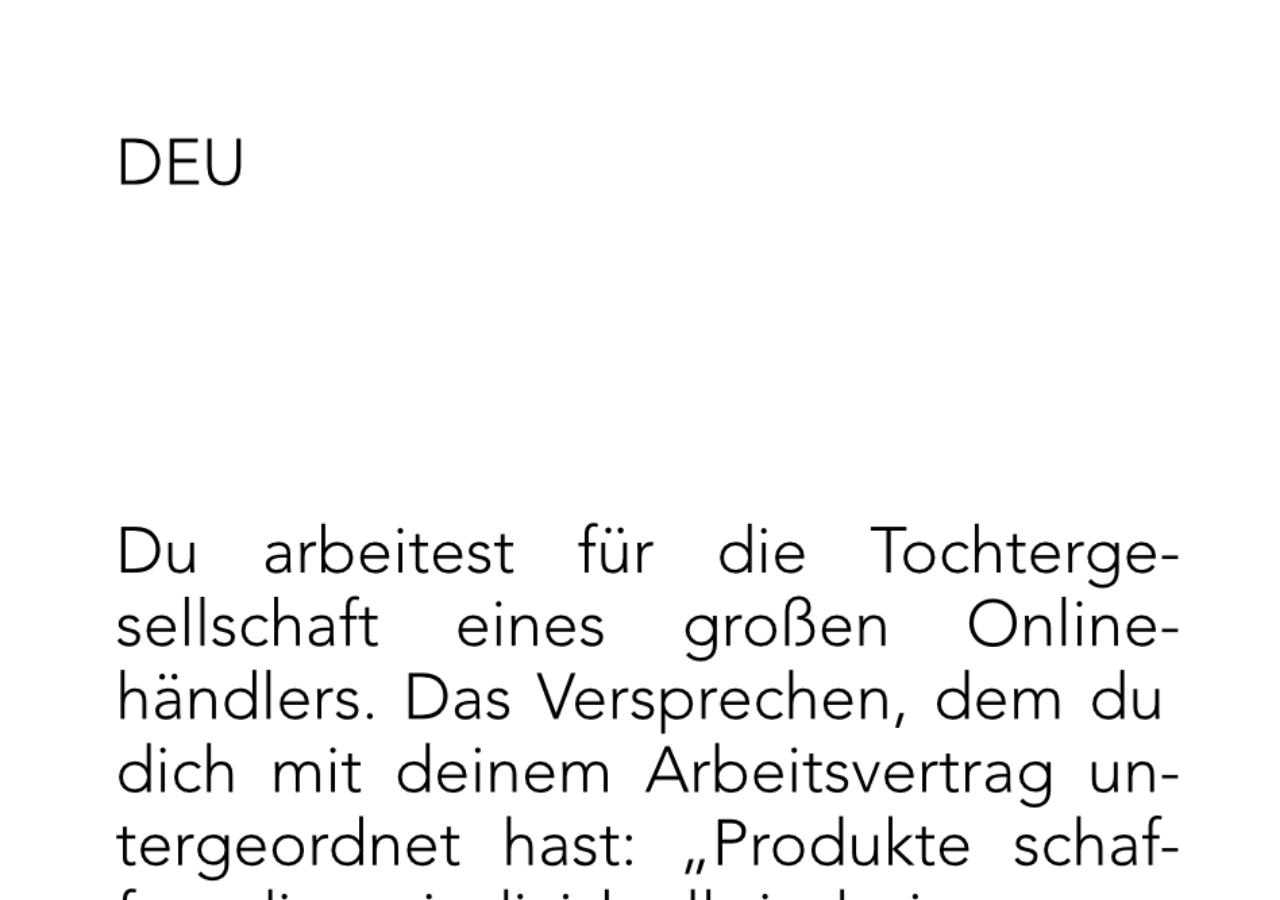
<file: Bueste_html/index.html>
<!DOCTYPE html>
<html lang="en">
  <head>
    <meta charset="UTF-8" />
    <meta name="viewport" content="width=device-width, initial-scale=1.0" />
    <title>Infinite Scroll Credits</title>
    <style>
      body,
      html {
        margin: 0;
        padding: 0;
        height: 100%;
        overflow: hidden;
      }
      #credits-container {
        position: relative;
        width: 100%;
        height: 100vh;
        overflow: hidden;
      }
      #credits-image-1,
      #credits-image-2 {
        position: absolute;
        top: 0;
        left: 0;
        width: 100%;
        object-fit: cover;
        transition: opacity 3s ease;
      }
      .fade-out {
        opacity: 0;
      }
    </style>
  </head>
  <body>
    <div id="credits-container">
      <img
        id="credits-image-1"
        src="BuesteTextBild.png"
        alt="Scrolling Credits"
      />
      <img
        id="credits-image-2"
        src="BuesteTextBild.png"
        alt="Scrolling Credits"
        class="fade-out"
      />
    </div>

    <script>
      const creditsContainer = document.getElementById("credits-container");
      const creditsImage1 = document.getElementById("credits-image-1");
      const creditsImage2 = document.getElementById("credits-image-2");

      // Configuration
      const SCROLL_SPEED = 0.23; // pixels per frame
      const PAUSE_DURATION = 5000; // milliseconds to pause at top/bottom
      const FADE_DURATION = 3000; // milliseconds for fade effect

      // State variables
      let scrollPosition = 0;
      let isScrolling = true;
      let isPaused = false;
      let currentImage = creditsImage1;
      let nextImage = creditsImage2;

      // Scroll animation function
      function animateScroll() {
        // If not scrolling or paused, stop animation
        if (!isScrolling || isPaused) return;

        // Update scroll position
        scrollPosition += SCROLL_SPEED;
        currentImage.style.transform = `translateY(-${scrollPosition}px)`;

        // Check if we've reached the bottom of the image
        if (
          scrollPosition >=
          currentImage.offsetHeight - creditsContainer.offsetHeight
        ) {
          // Pause at bottom before switching
          isPaused = true;

          // Fade out current image
          currentImage.classList.add("fade-out");
          nextImage.classList.remove("fade-out");

          setTimeout(() => {
            // Reset scroll and swap images
            scrollPosition = 0;
            currentImage.style.transform = "translateY(0)";

            // Swap current and next images
            [currentImage, nextImage] = [nextImage, currentImage];

            // Pause briefly
            setTimeout(() => {
              isPaused = false;
              animateScroll();
            }, PAUSE_DURATION);
          }, FADE_DURATION);
        }

        // Continue animation if not paused
        if (!isPaused) {
          requestAnimationFrame(animateScroll);
        }
      }

      // Pause scrolling on user interaction
      function pauseScroll() {
        if (isScrolling) {
          isScrolling = false;

          // Resume scrolling after 5 seconds
          setTimeout(() => {
            isScrolling = true;
            animateScroll();
          }, 5000);
        }
      }

      // Add event listeners for interaction
      const interactionEvents = [
        "mousemove",
        "touchstart",
        "touchmove",
        "keydown",
        "wheel",
      ];

      interactionEvents.forEach((event) => {
        window.addEventListener(event, pauseScroll, { passive: true });
      });

      // Start the scroll animation
      animateScroll();
    </script>
  </body>
</html>
</file>
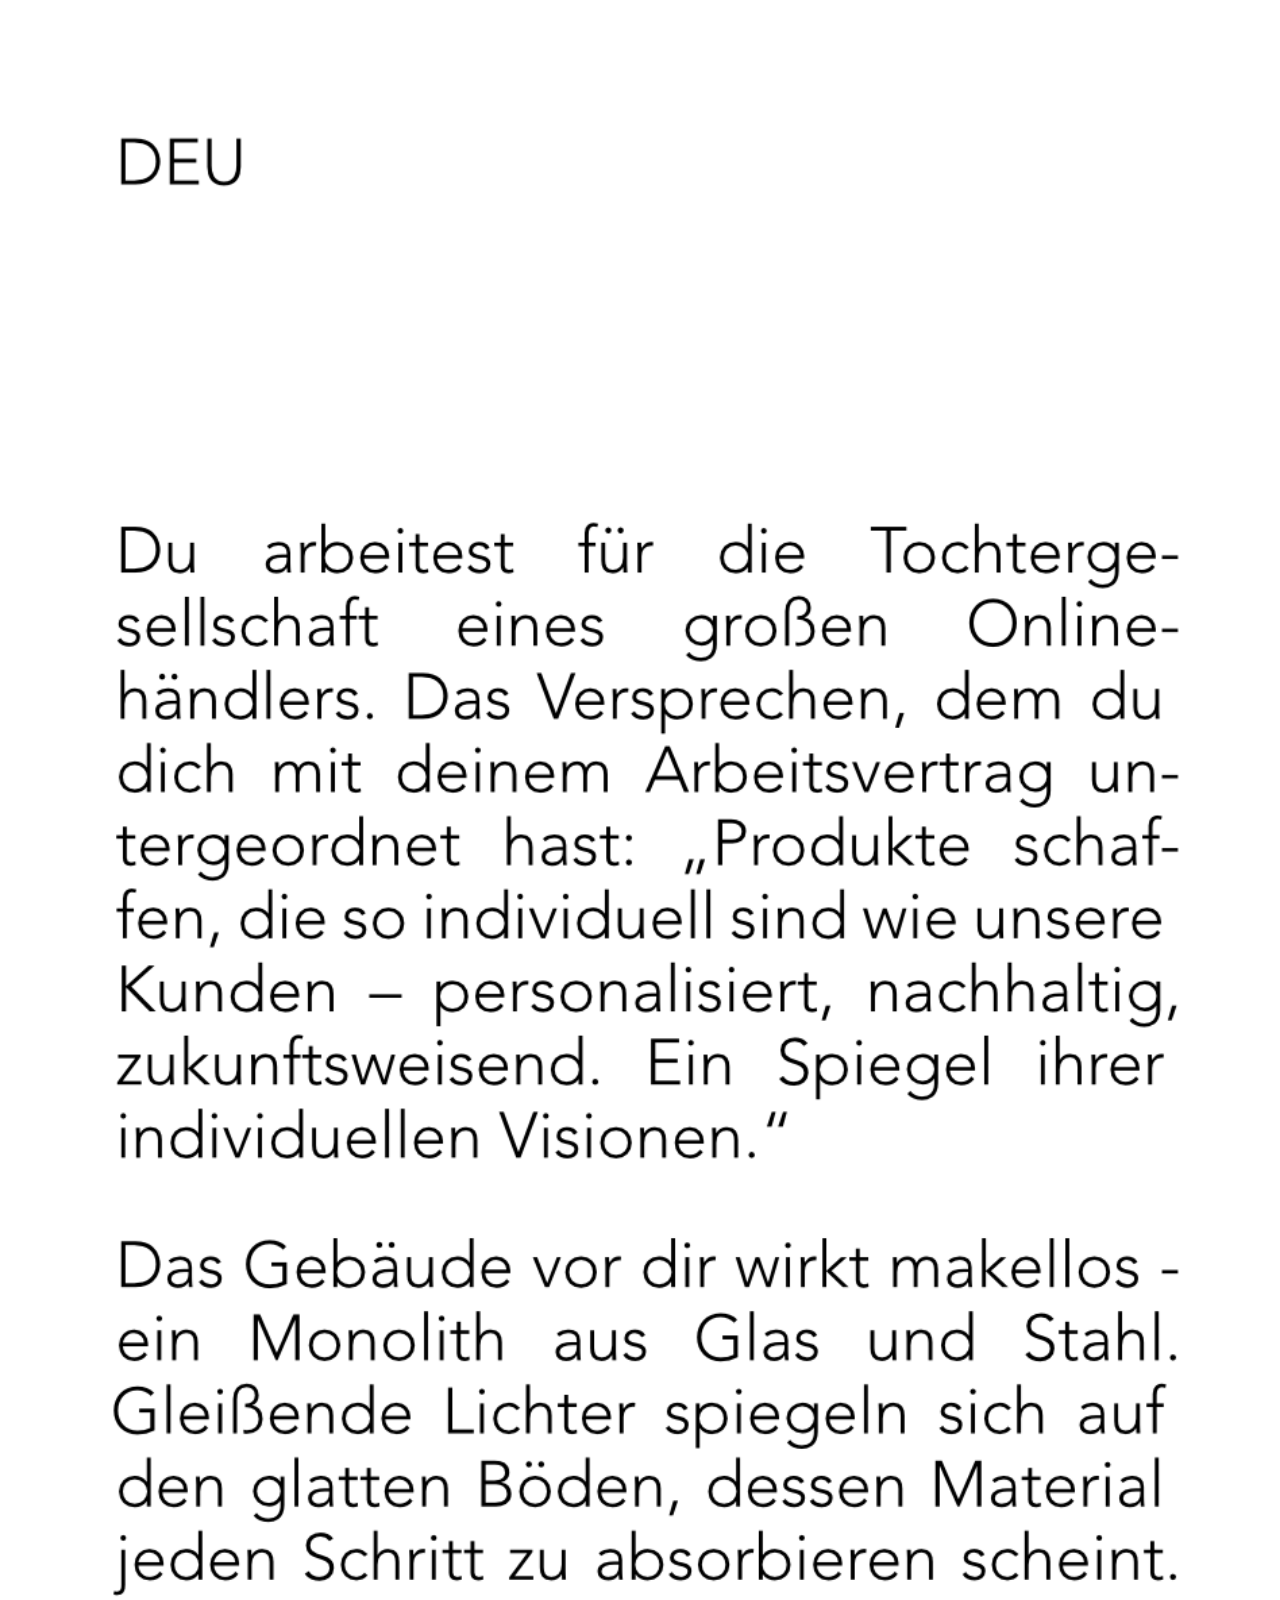
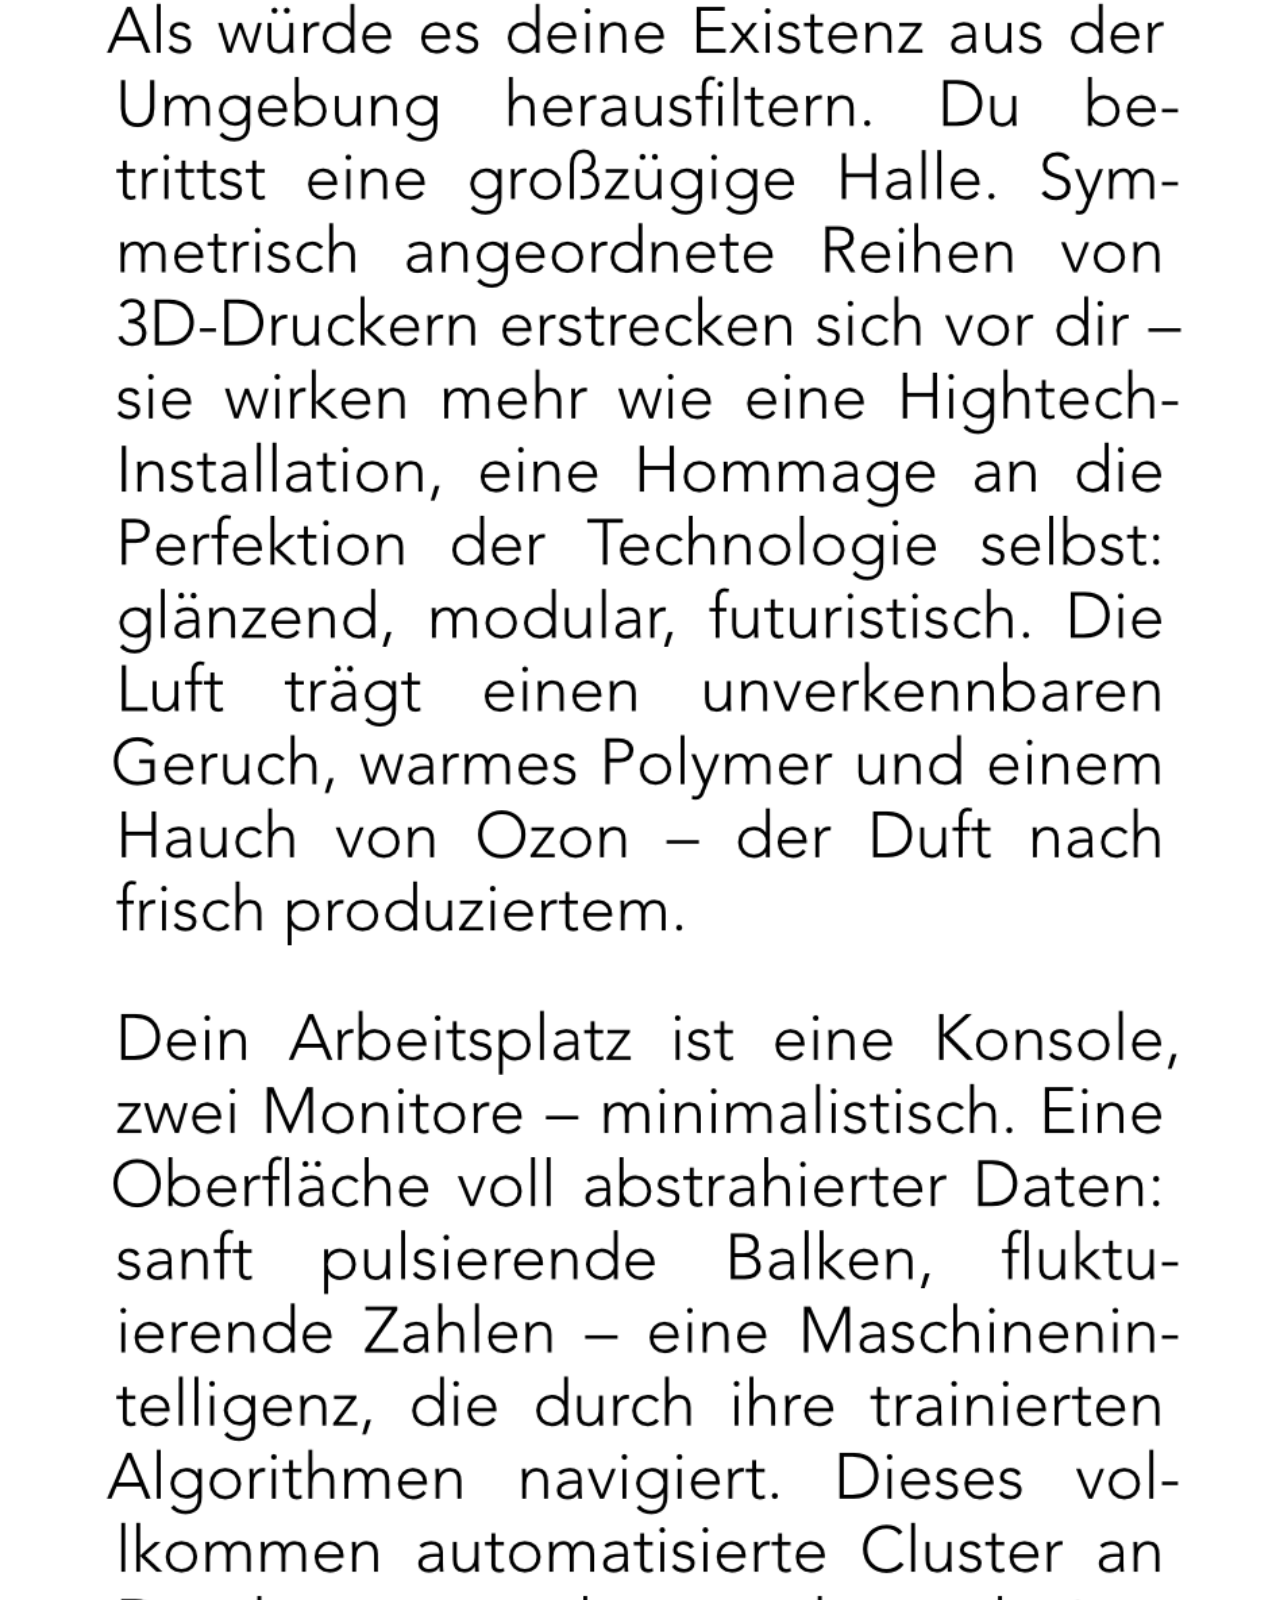
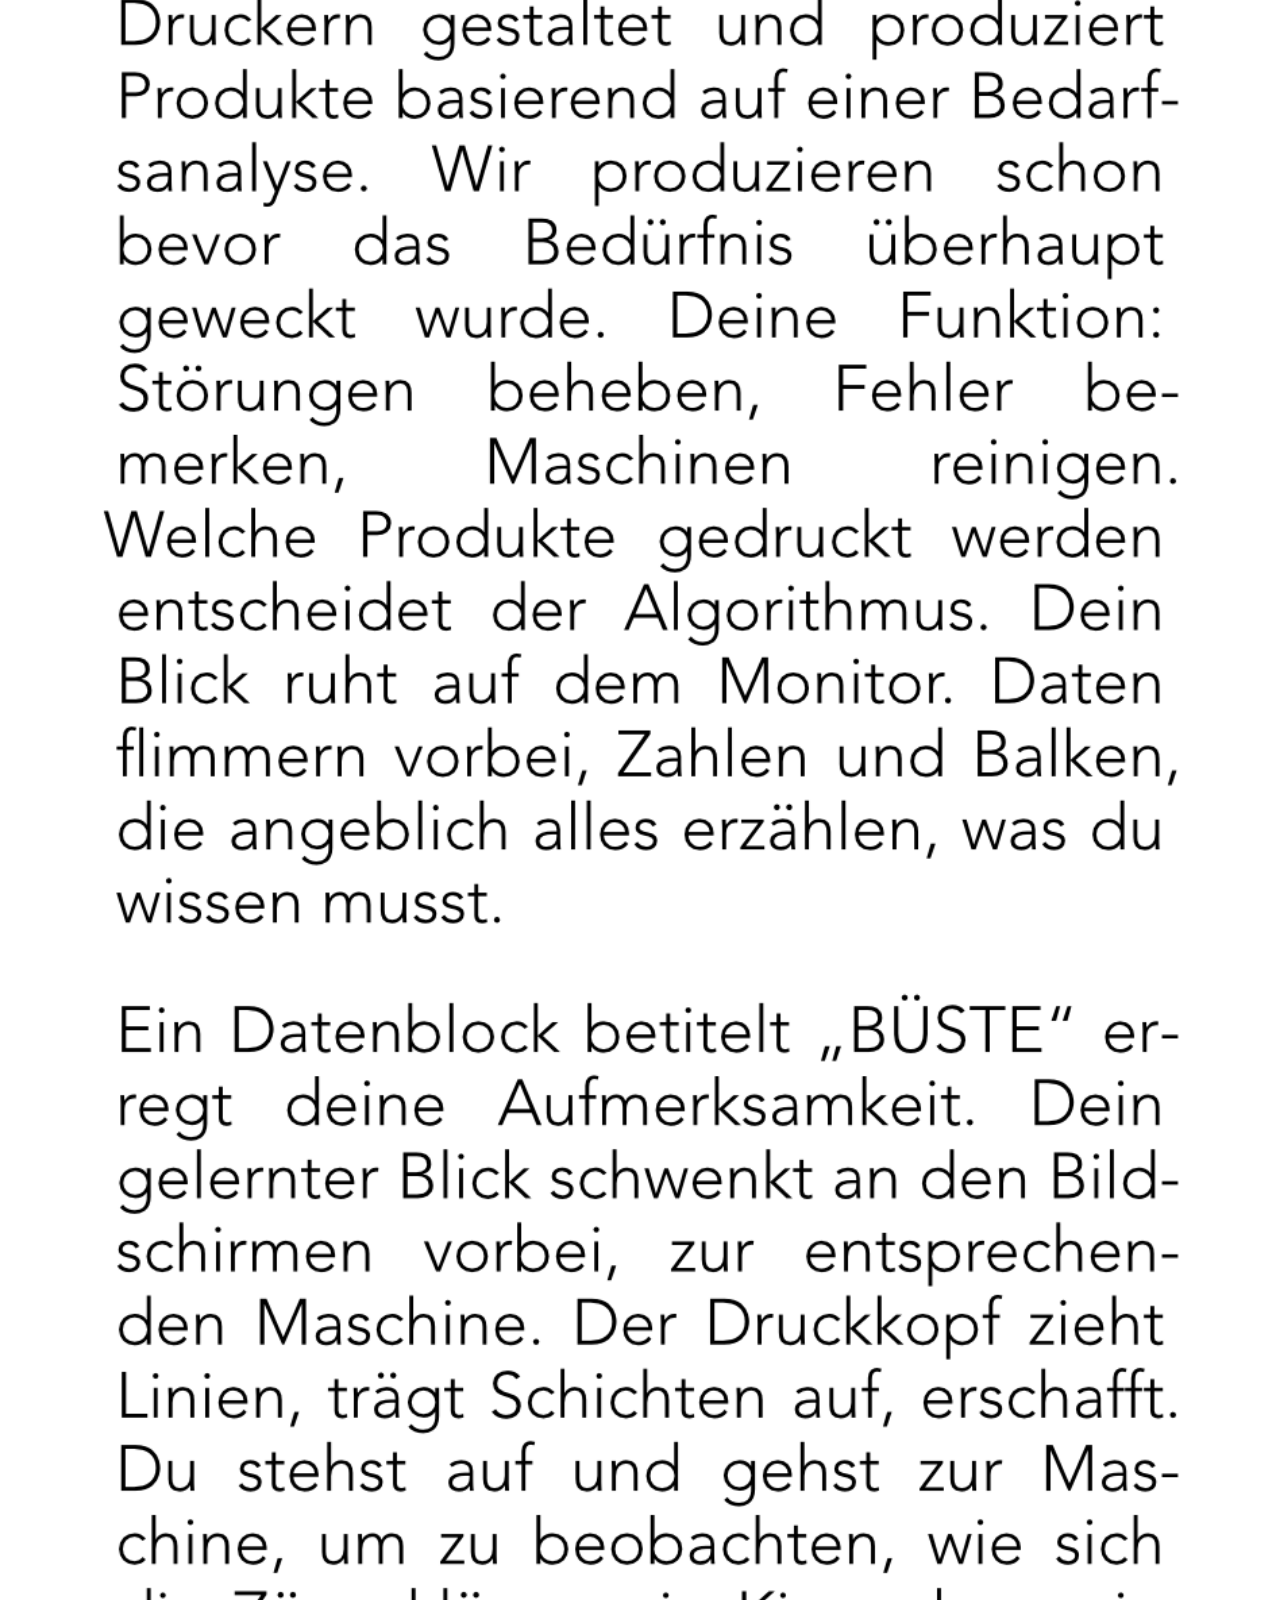
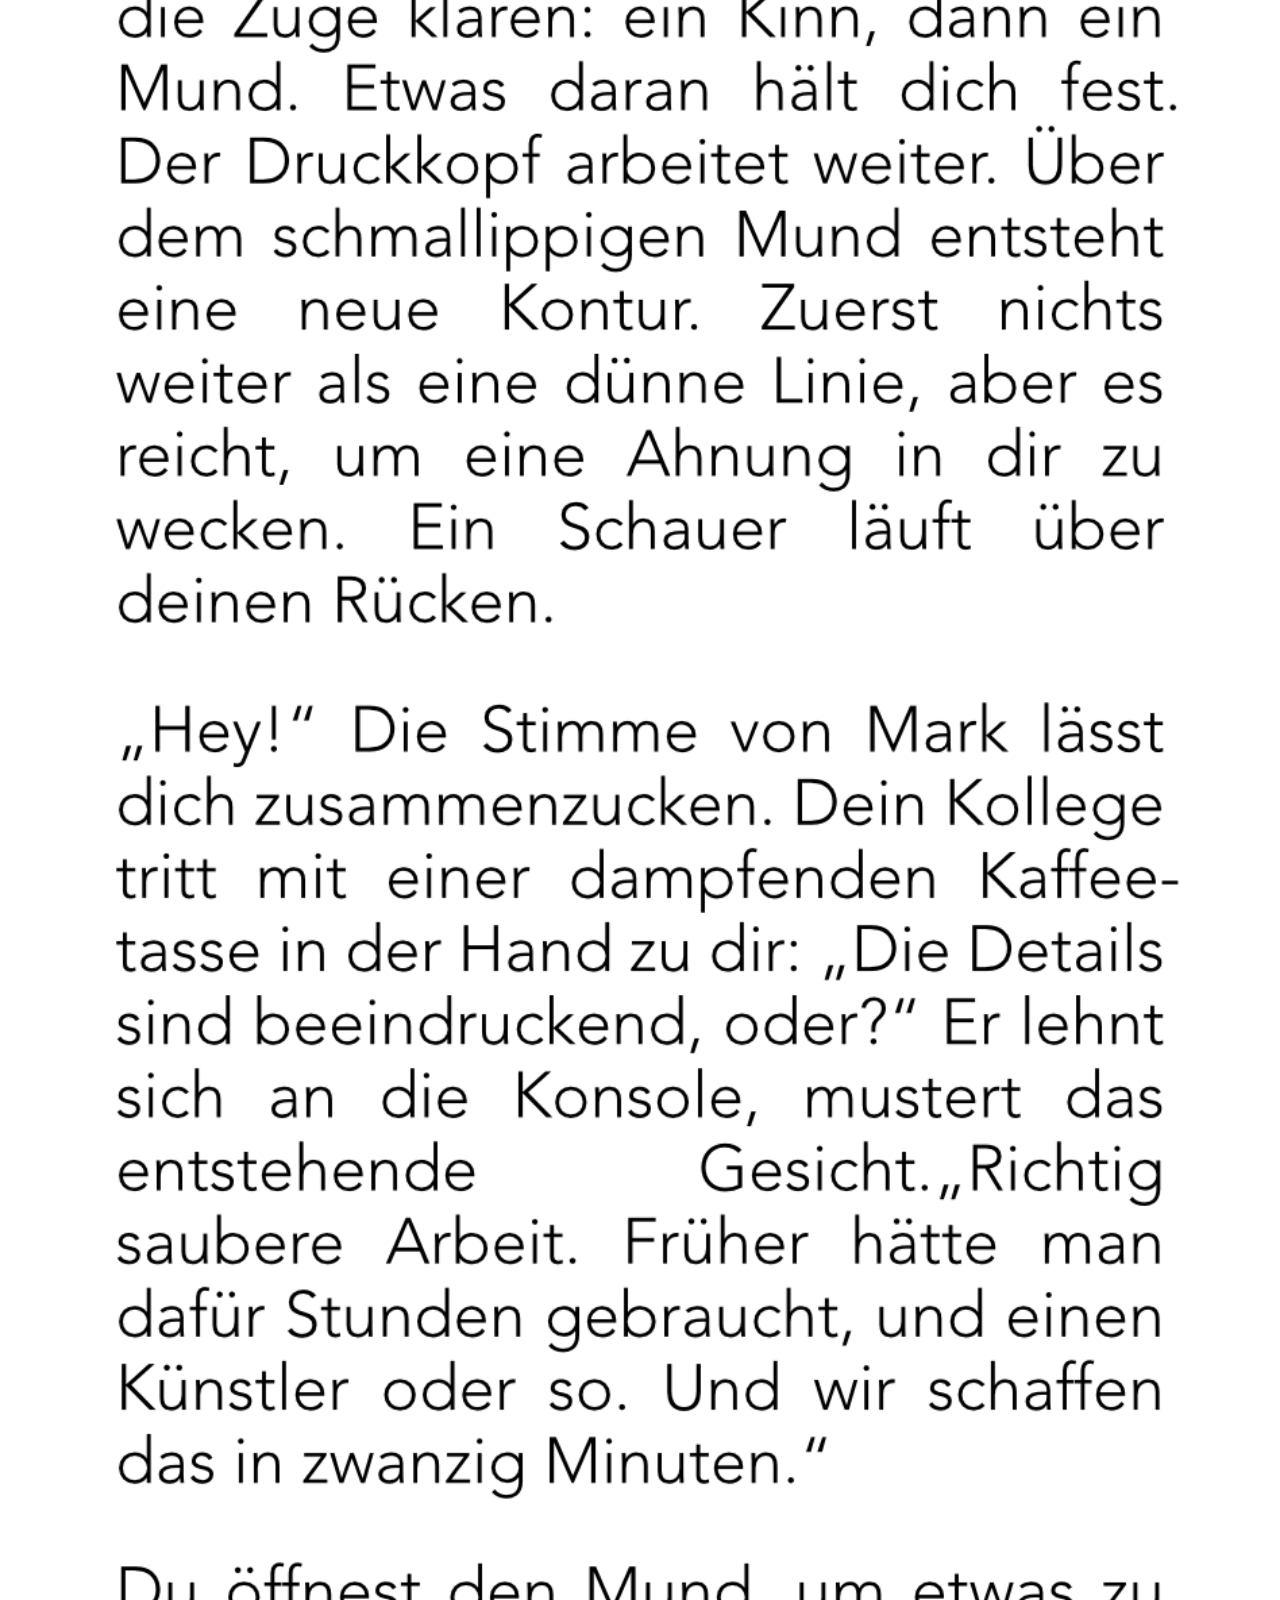
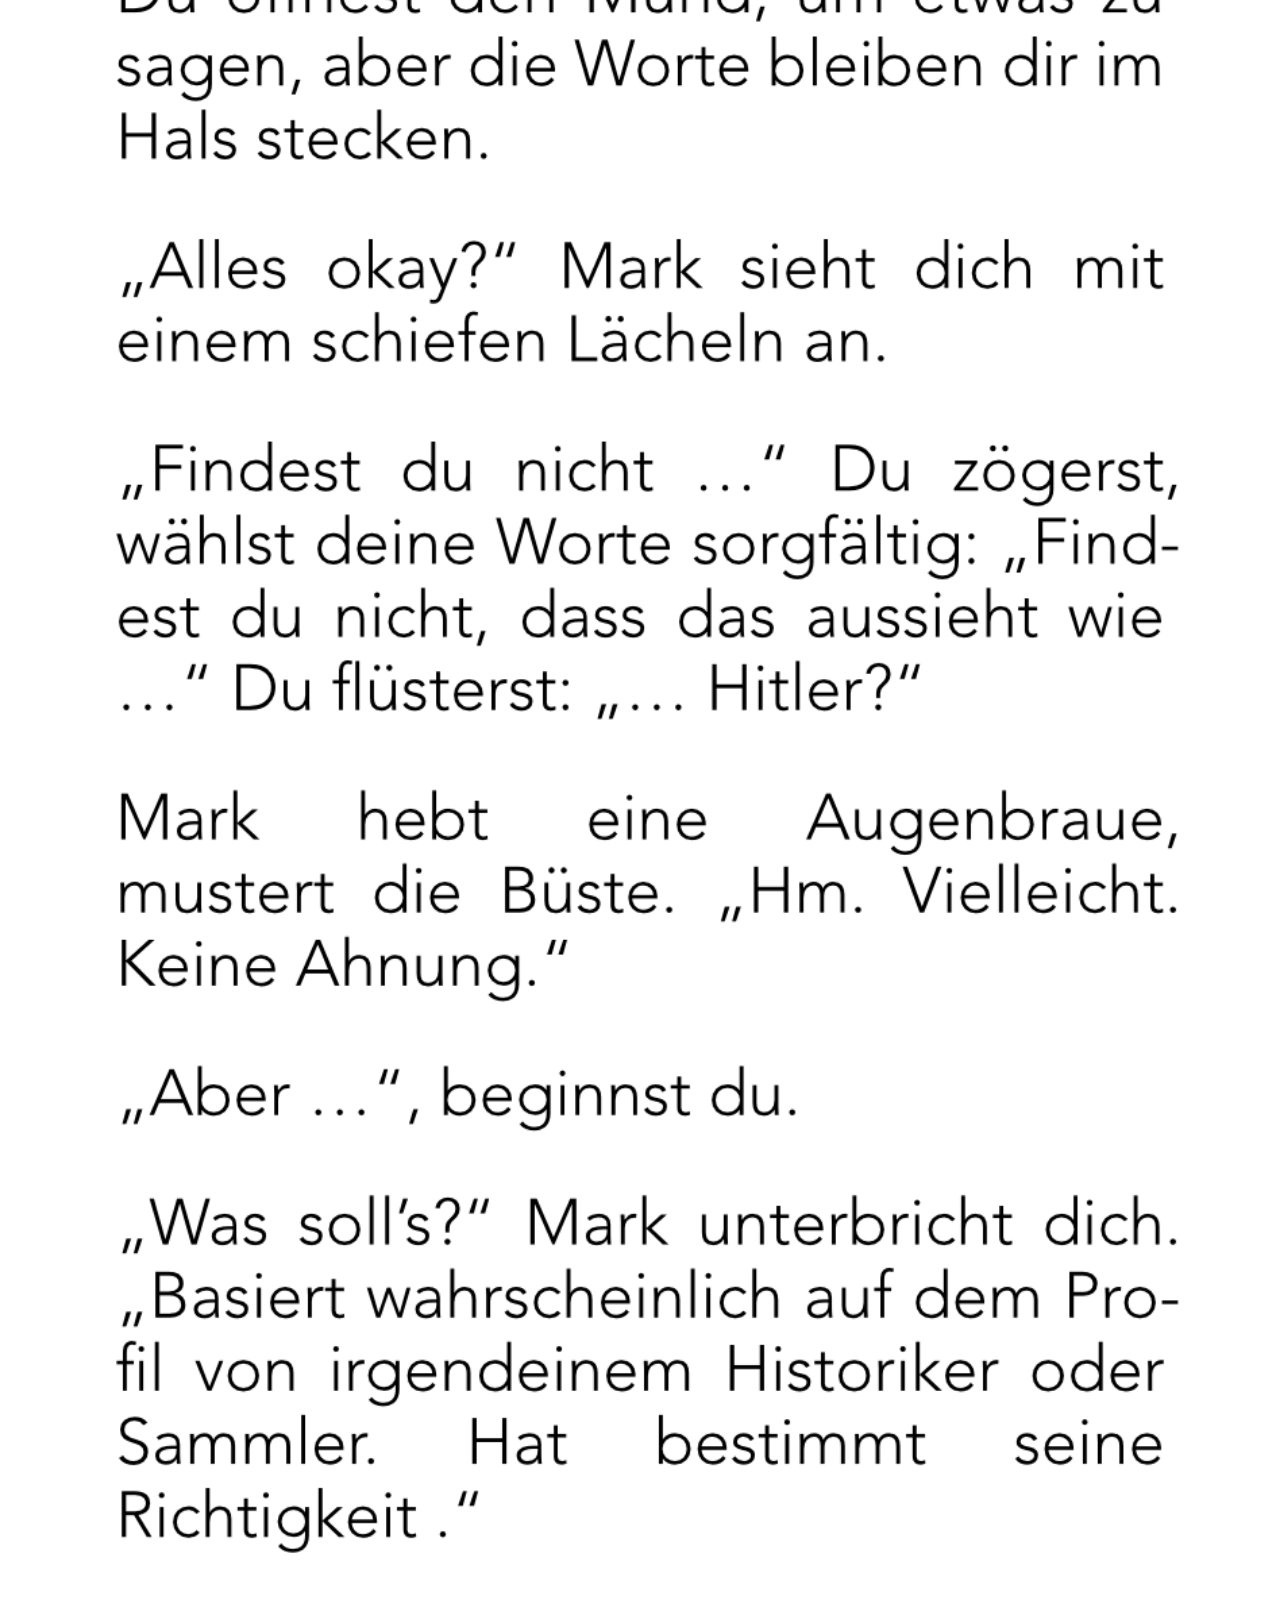
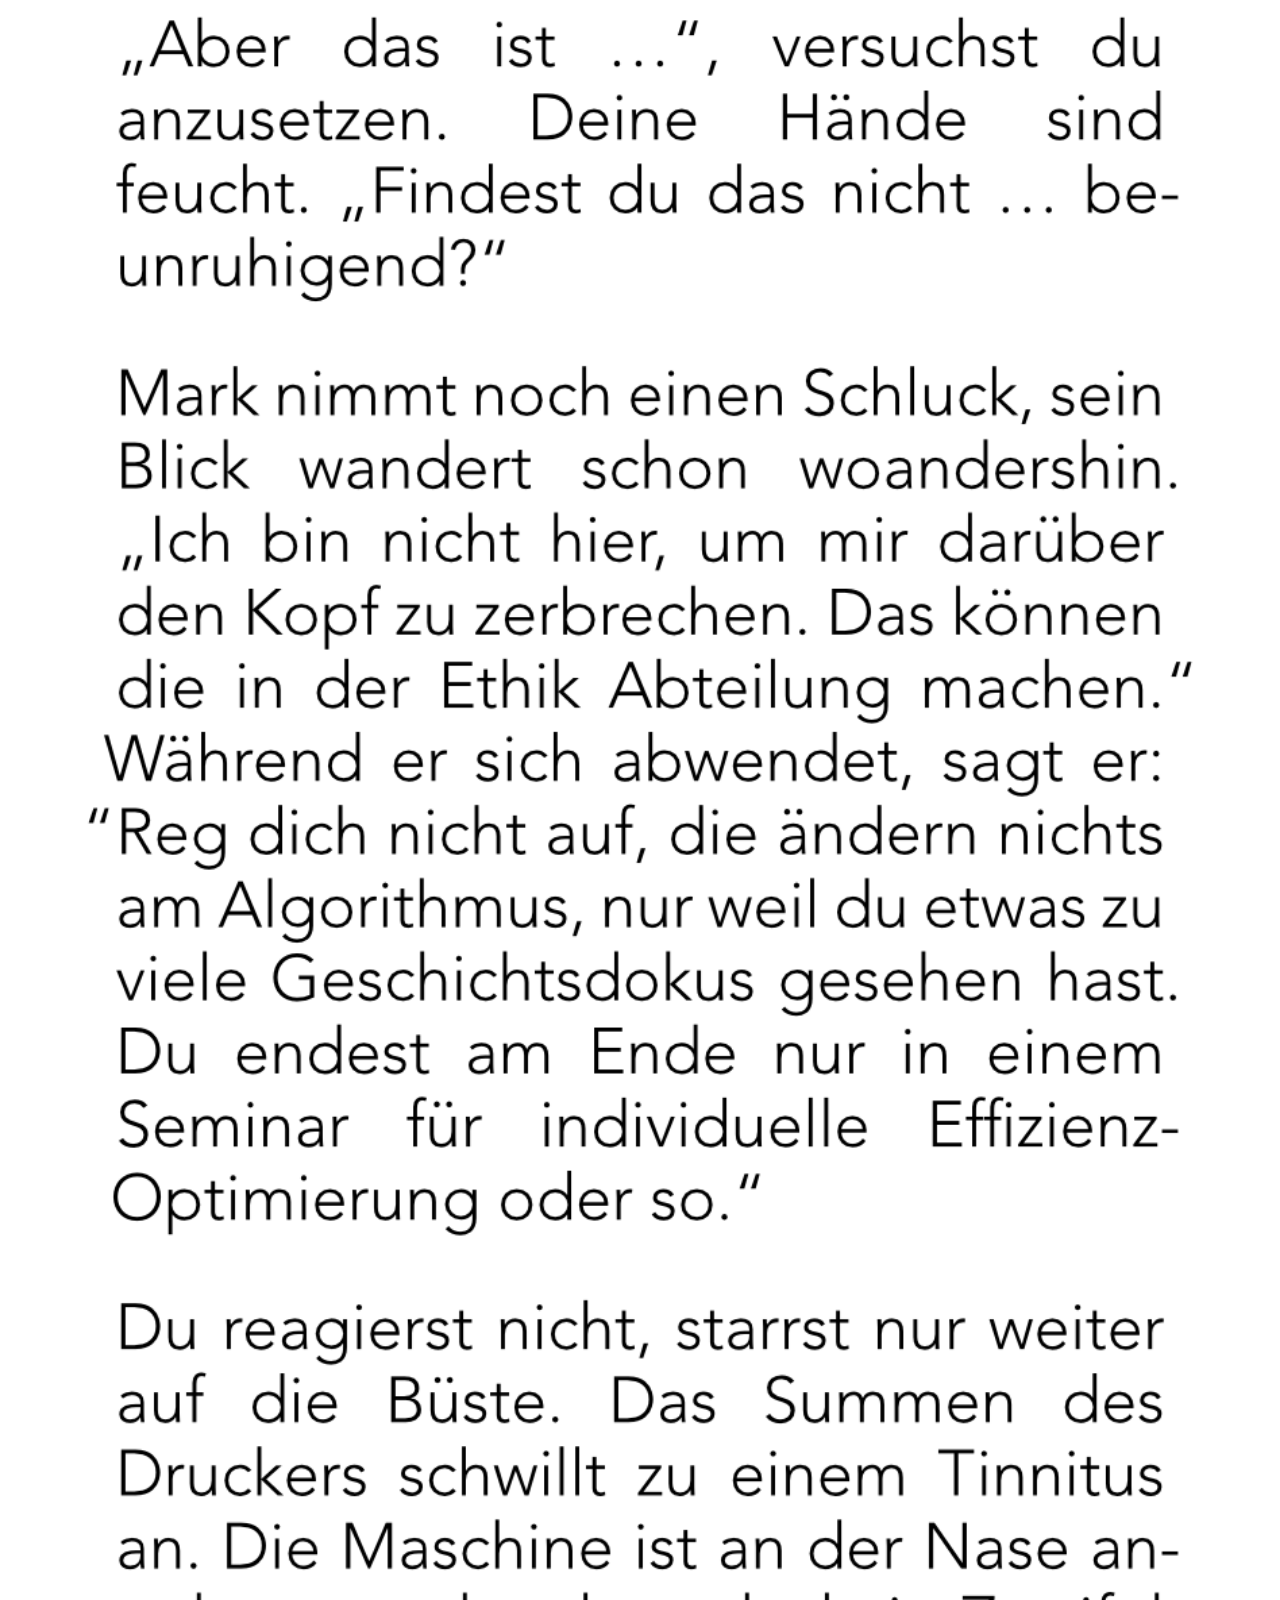
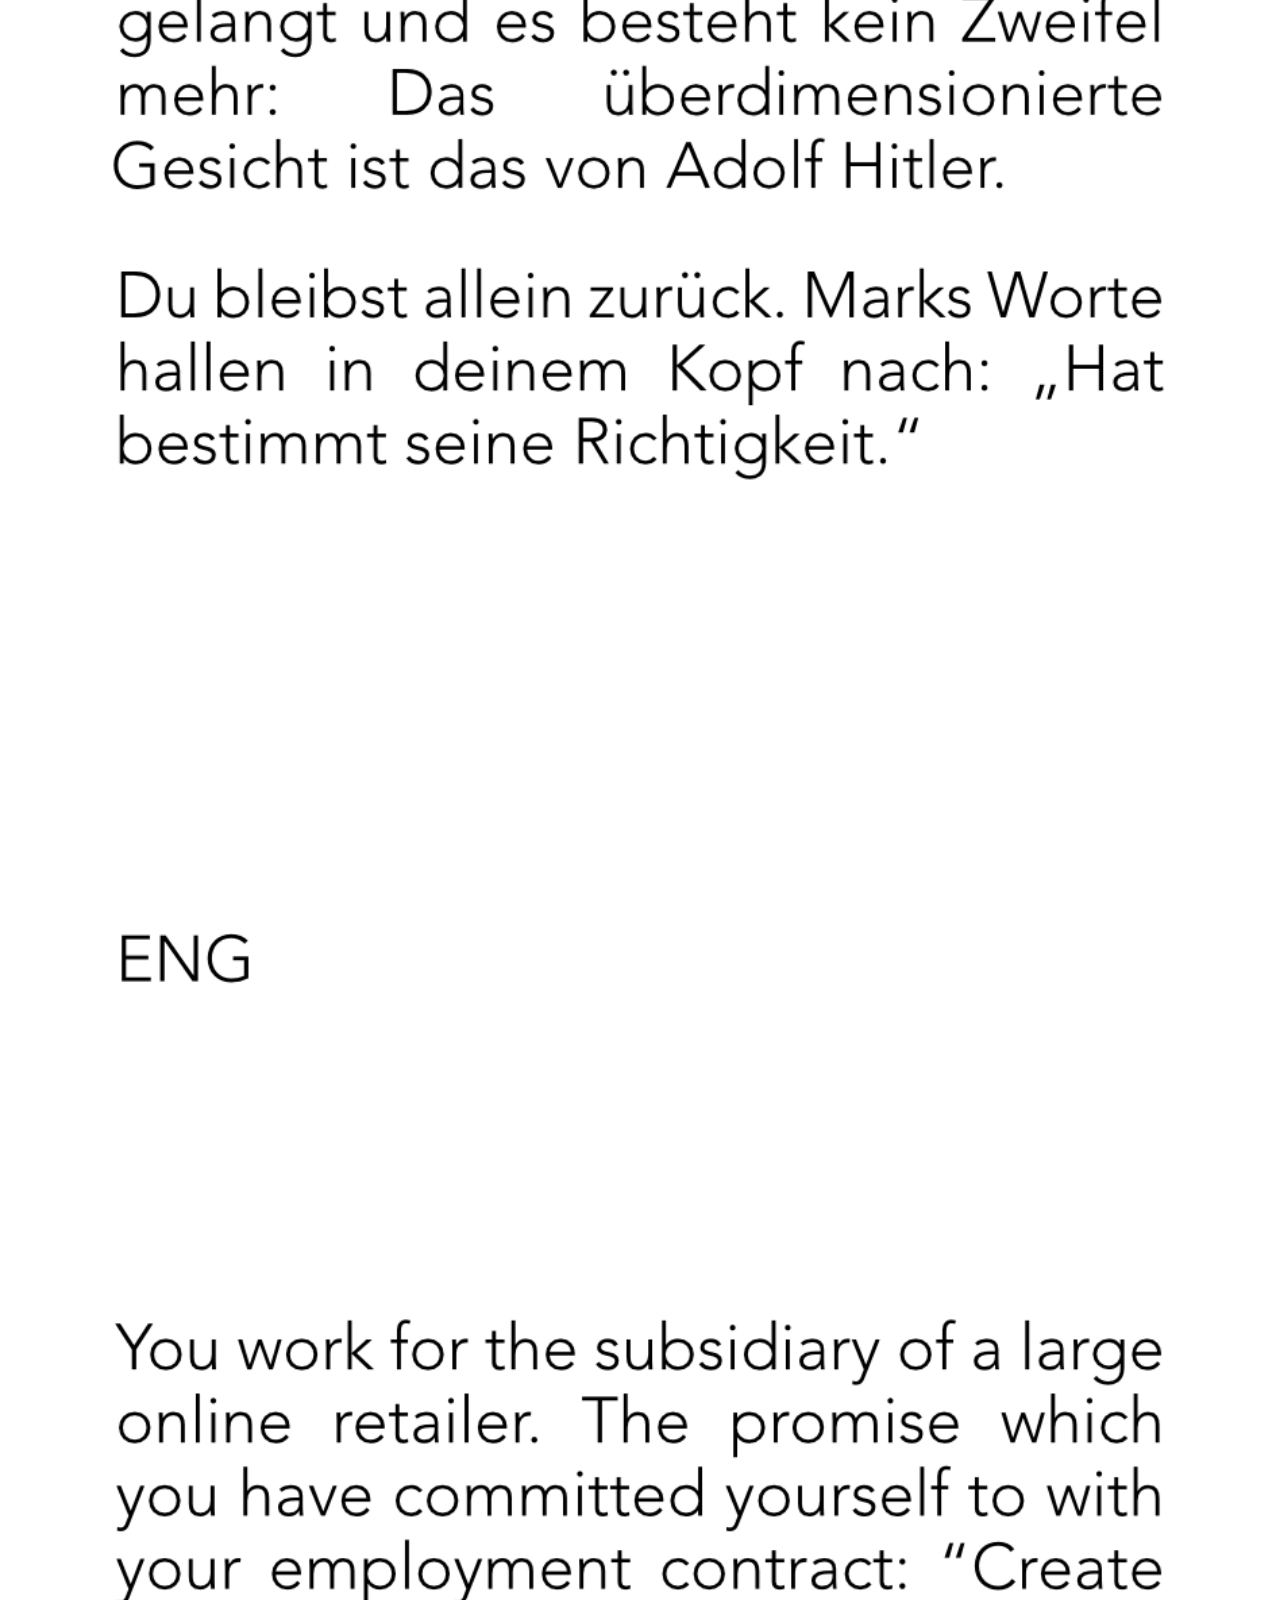
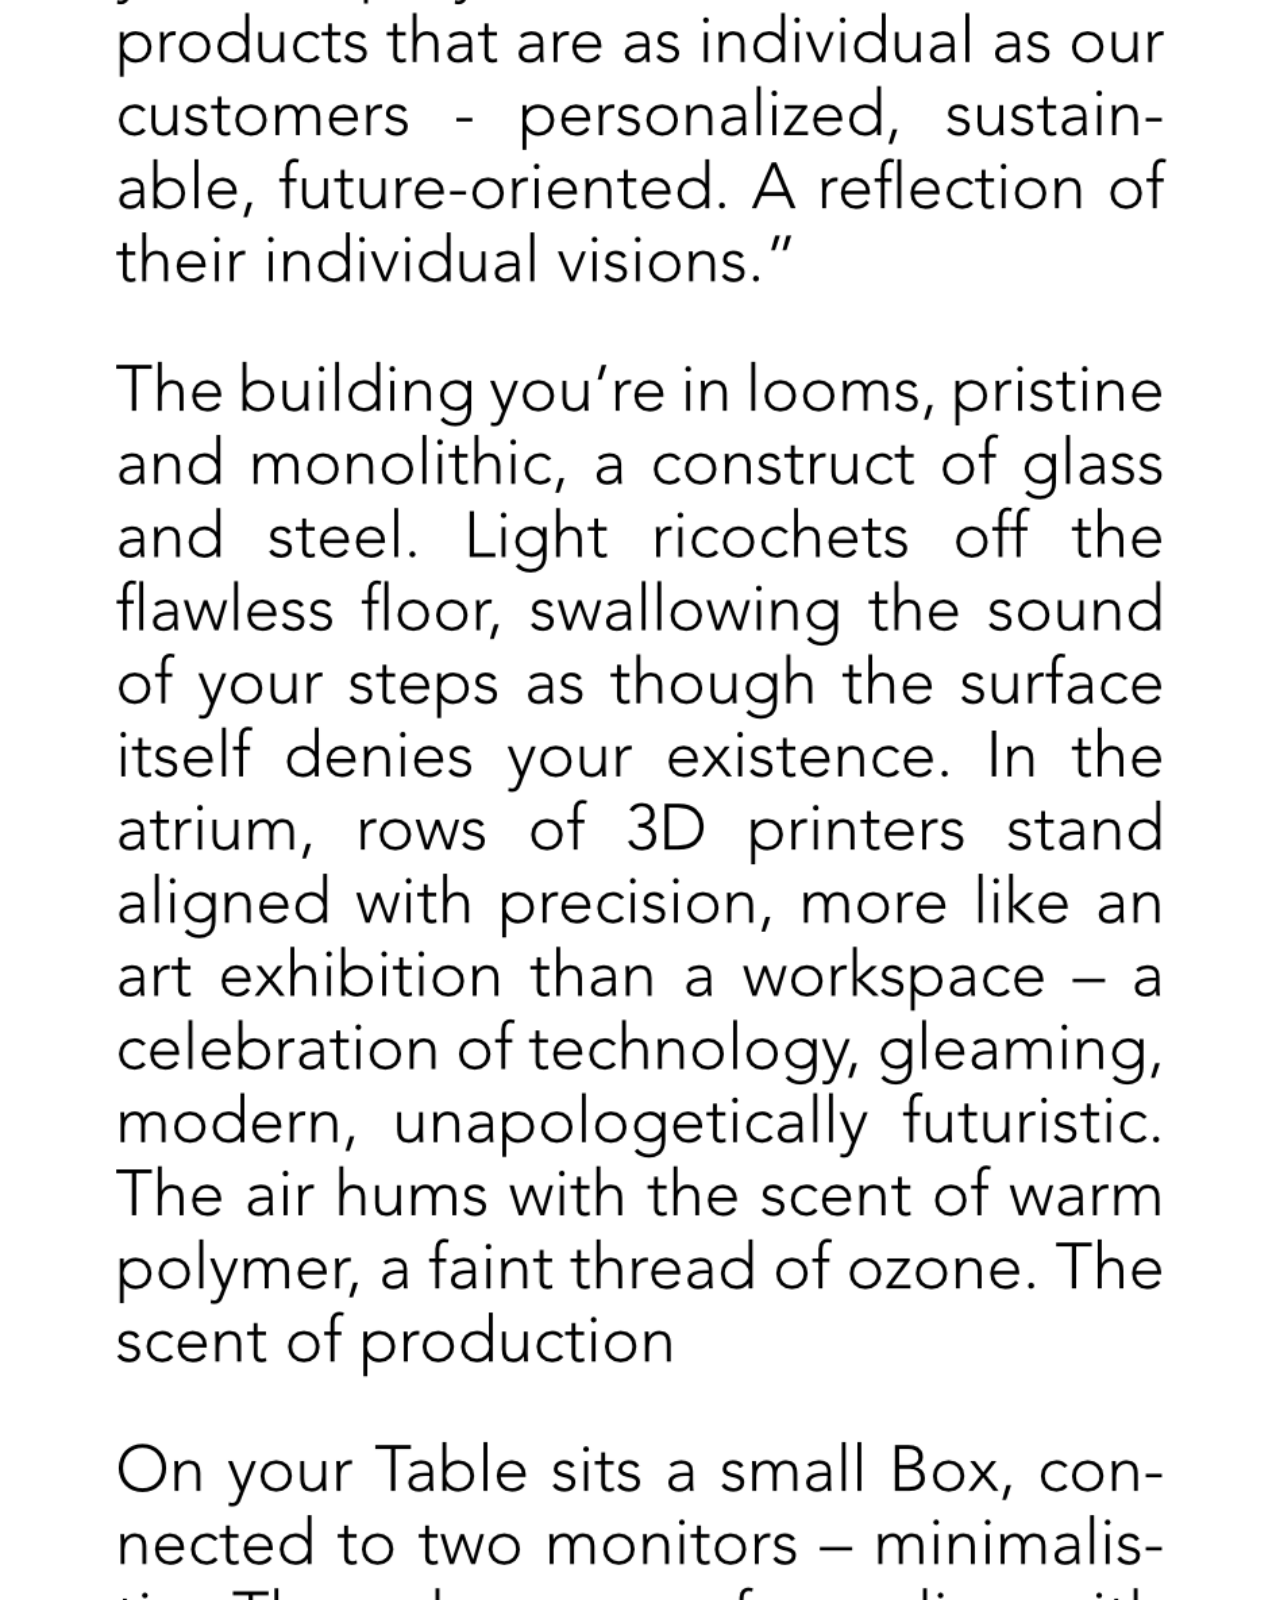
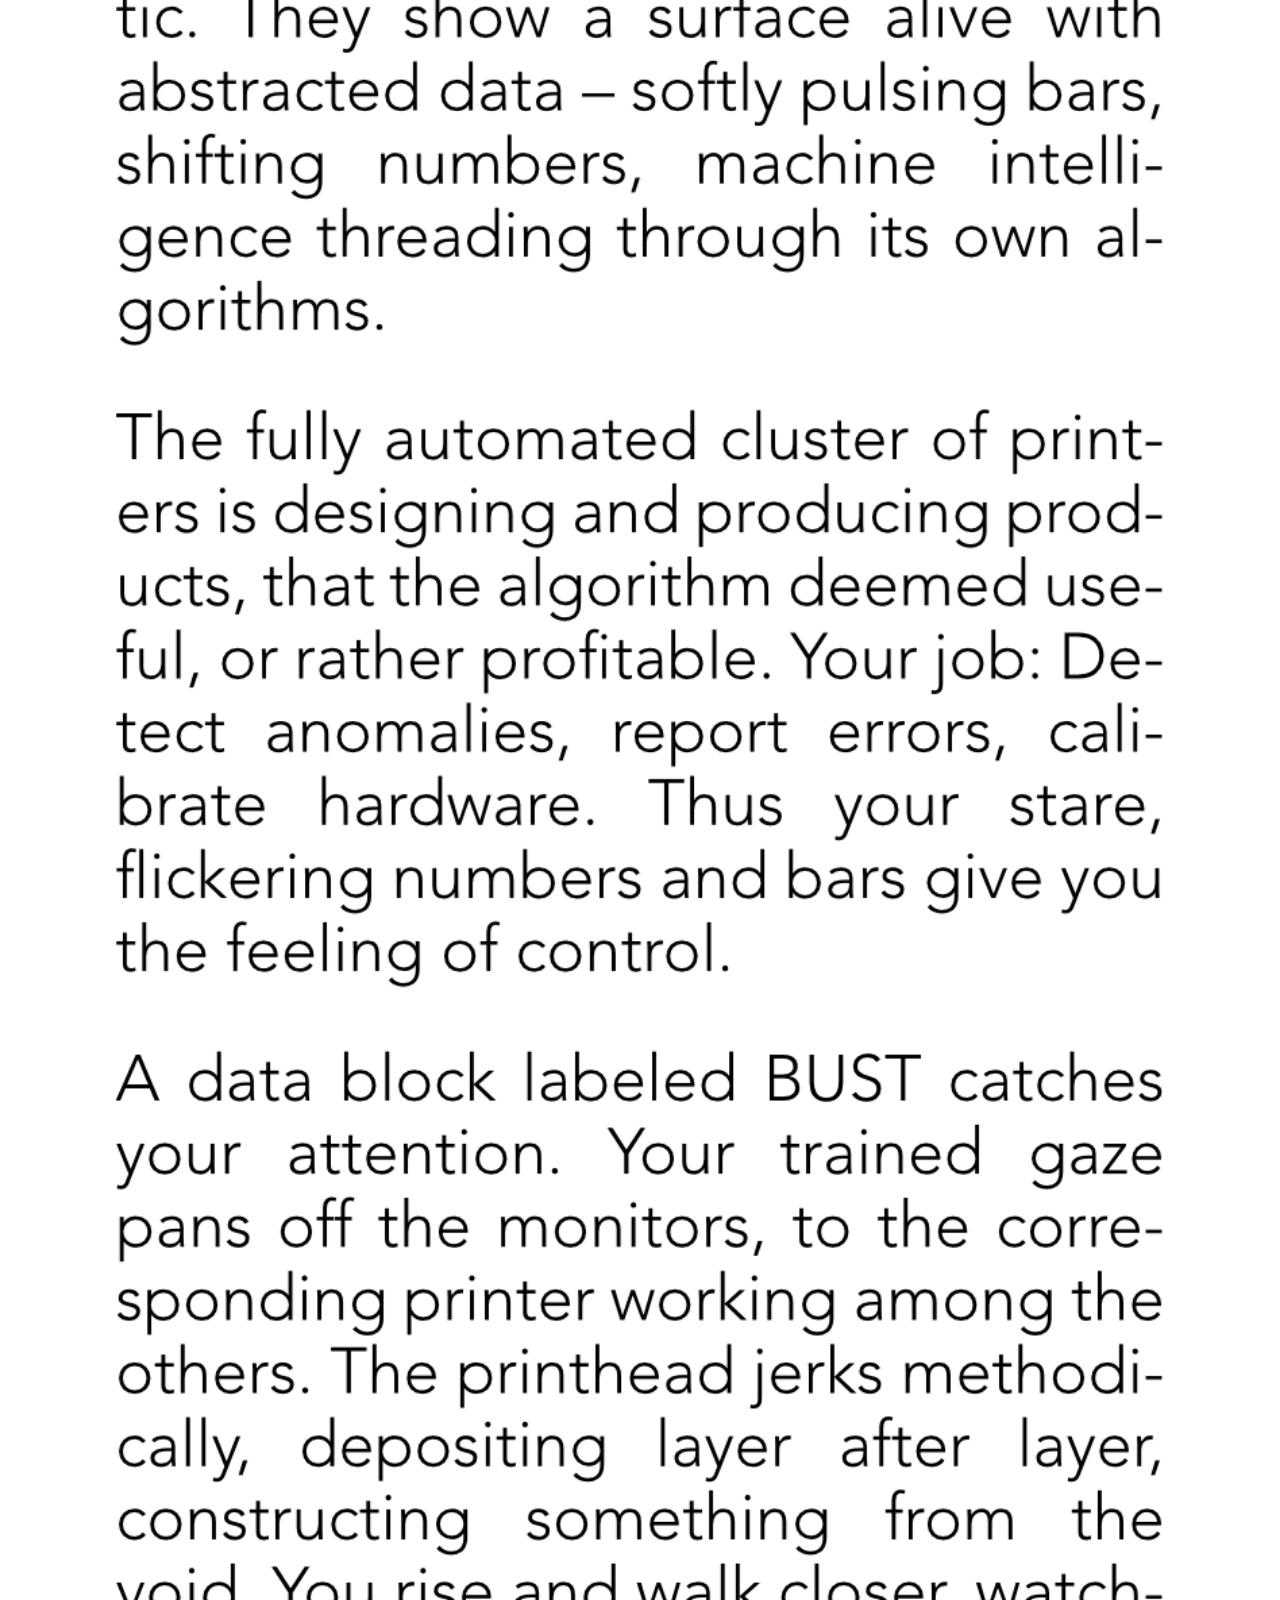
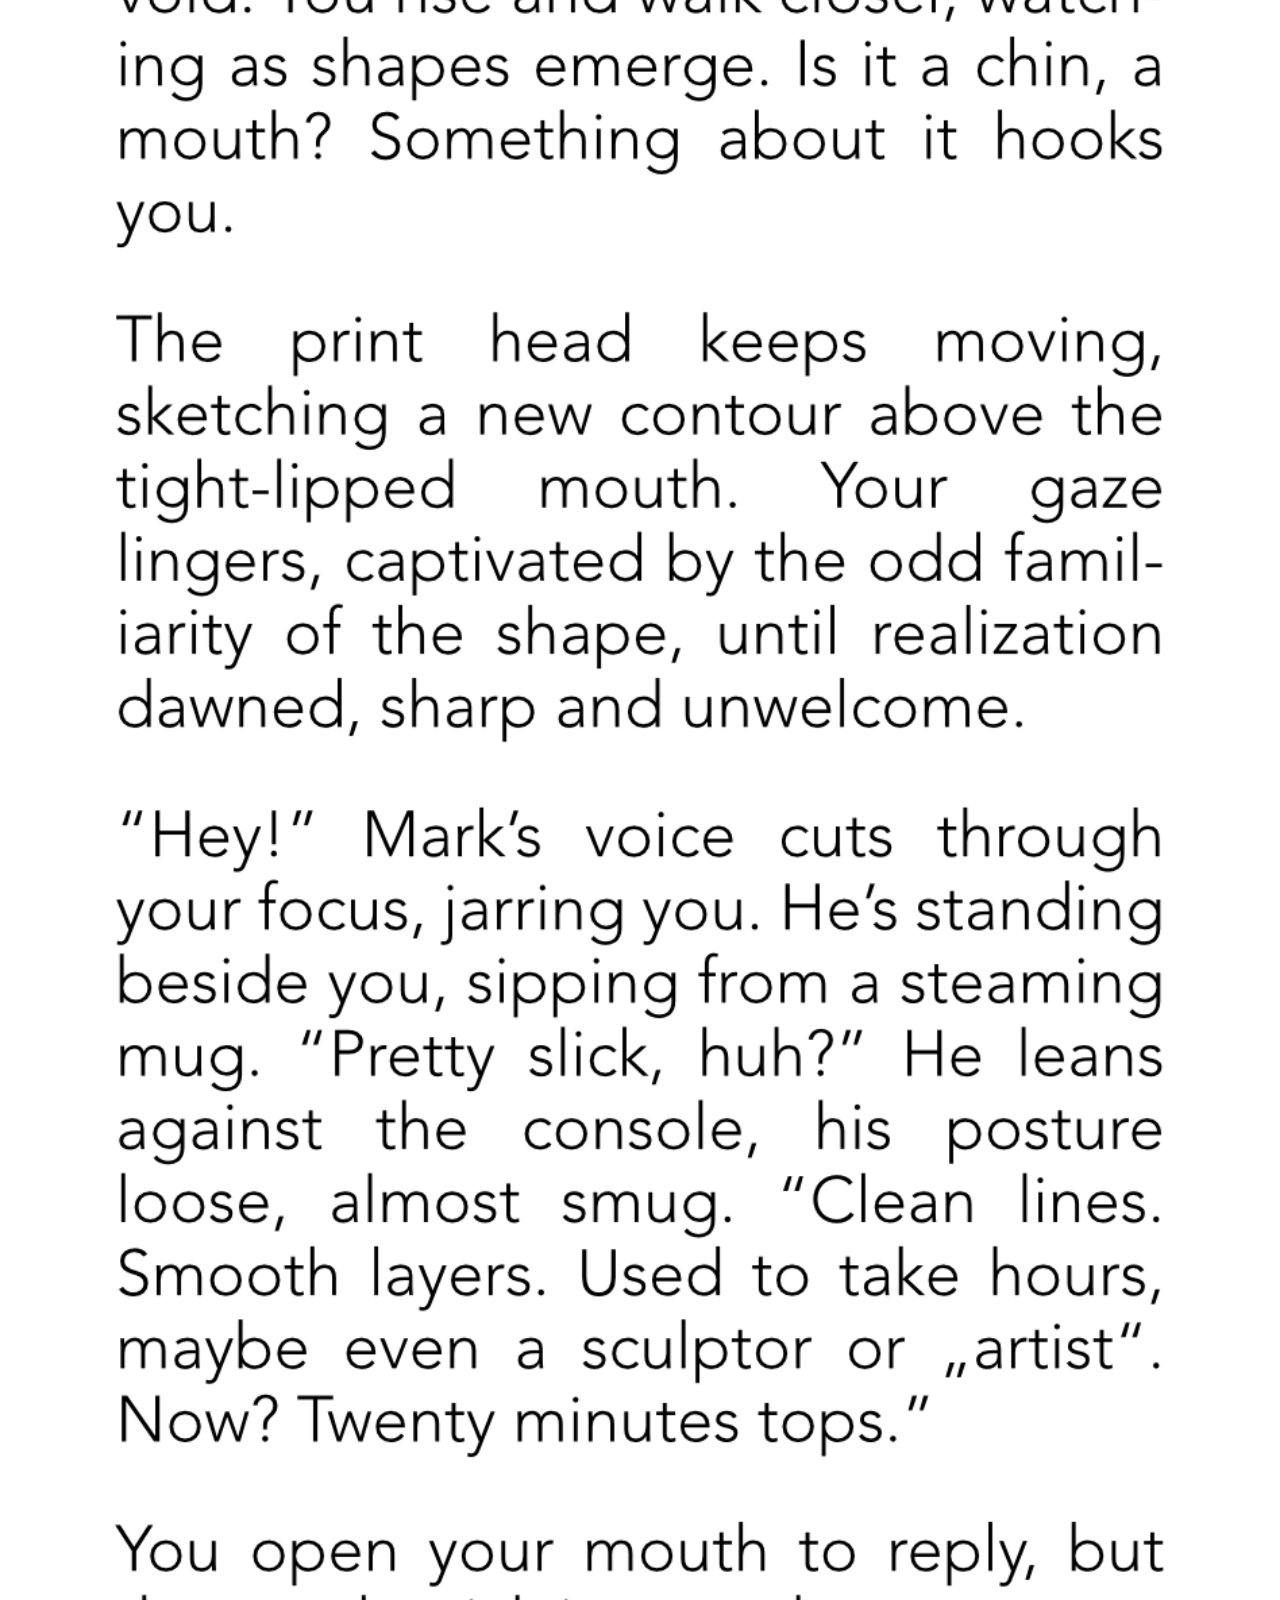
<file: Bueste_html/indexAlt.html>
<!DOCTYPE html>
<html lang="en">
  <head>
    <meta charset="UTF-8" />
    <meta name="viewport" content="width=device-width, initial-scale=1.0" />
    <link rel="manifest" href="manifest.json" />
    <title>Projekt-Büste / Project-Bust</title>
    <style>
      /*       body {
        background-color: rgb(188, 188, 188);
      }
      .text {
        color: rgb(0, 0, 0);
        font-size: 18px;
        line-height: 1.6;
        text-align: left;
        font-family: "Helvetica", "Avenir", sans-serif;
        padding: 28px;
        overflow-wrap: break-word;
        word-wrap: break-word;
        hyphens: auto;
        text-align: justify;
        text-align-last: left;
      } */
      body,
      html {
        margin: 0;
        padding: 0;
        /*overflow: hidden; /* Prevent browser scrollbars */
        height: 100%;
      }

      #scroll-container {
        position: relative;
        width: 100%;
        height: 100%; /* Full viewport height */
        /*overflow: hidden; /* Hide content outside the container */
      }
      img {
        width: 100vw;
        animation: scroll 35s linear infinite; /* Initial animation */
      }

      #content {
        position: absolute;
        /* width: 100%; */
        height: 2520px; /* Fixed height as per your requirement */
        animation: scroll 35s linear infinite; /* Initial animation */
        font-size: 18px;
        line-height: 1.6;
        text-align: left;
        font-family: "Helvetica", "Avenir", sans-serif;
        padding: 28px;
        overflow-wrap: break-word;
        word-wrap: break-word;
        hyphens: auto;
        text-align: justify;
        text-align-last: left;
        border-bottom: 3px solid black;
      }
      #scroll-container:hover .img {
        animation-play-state: paused;
      }
      /* Define the scrolling animation */
      @keyframes scroll {
        0% {
          transform: translateY(0px);
        }
        99.9% {
          transform: translateY(-5200px);
        }
        100% {
          transform: translateY(0px);
        }
      }
    </style>
  </head>
  <body>
    <div id="scroll-container">
      <img src="BuesteTextBild.png" alt="" />
      <!-- 
      <div id="content">
        Du arbeitest für die Tochtergesellschaft eines großen Onlinehändlers.
        Das Versprechen, dem du dich mit deinem Arbeitsvertrag untergeordnet
        hast: „Produkte schaffen, die so individuell sind wie unsere Kunden –
        personalisiert, nachhaltig, zukunftsweisend. Ein Spiegel ihrer
        individuellen Visionen.“ Das Gebäude vor dir wirkt makellos – ein
        Monolith aus Glas und Stahl. Gleißende Lichter spiegeln sich auf den
        glatten Böden, dessen Material jeden Schritt zu absorbieren scheint. Als
        würde es deine Existenz aus der Umgebung herausfiltern. Du betrittst
        eine großzügige Halle. Symmetrisch angeordnete Reihen von 3D-Druckern
        erstrecken sich vor dir – sie wirken mehr wie eine
        Hightech-Installation, eine Hommage an die Perfektion der Technologie
        selbst: glänzend, modular, futuristisch. Die Luft trägt einen
        unverkennbaren Geruch, warmes Polymer und einem Hauch von Ozon – der
        Duft nach frisch produziertem. Dein Arbeitsplatz ist eine Konsole, zwei
        Monitore – minimalistisch. Eine Oberfläche voll abstrahierter Daten:
        sanft pulsierende Balken, fluktuierende Zahlen – eine
        Maschinenintelligenz, die durch ihre trainierten Algorithmen navigiert.
        Dieses vollkommen automatisierte Cluster an Druckern gestaltet und
        produziert Produkte basierend auf einer Bedarfsanalyse. Wir produzieren
        schon bevor das Bedürfnis überhaupt geweckt wurde. Deine Funktion:
        Störungen beheben, Fehler bemerken, Maschinen reinigen. Welche Produkte
        gedruckt werden entscheidet der Algorithmus. Dein Blick ruht auf dem
        Monitor. Daten flimmern vorbei, Zahlen und Balken, die angeblich alles
        erzählen, was du wissen musst. Ein Datenblock betitelt „BÜSTE“ erregt
        deine Aufmerksamkeit. Dein gelernter Blick schwenkt an den Bildschirmen
        vorbei, zur entsprechenden Maschine. Der Druckkopf zieht Linien, trägt
        Schichten auf, erschafft. Du stehst auf und gehst zur Maschine, um zu
        beobachten, wie sich die Züge klären: ein Kinn, dann ein Mund. Etwas
        daran hält dich fest. Der Druckkopf arbeitet weiter. Über dem
        schmallippigen Mund entsteht eine neue Kontur. Zuerst nichts weiter als
        eine dünne Linie, aber es reicht, um eine Ahnung in dir zu wecken. Ein
        Schauer läuft über deinen Rücken. „Hey!“ Die Stimme von Mark lässt dich
        zusammenzucken. Dein Kollege tritt mit einer dampfenden Kaffeetasse in
        der Hand zu dir: „Die Details sind beeindruckend, oder?“ Er lehnt sich
        an die Konsole, mustert das entstehende Gesicht.„Richtig saubere Arbeit.
        Früher hätte man dafür Stunden gebraucht, und einen Künstler oder so.
        Und wir schaffen das in zwanzig Minuten.“ Du öffnest den Mund, um etwas
        zu sagen, aber die Worte bleiben dir im Hals stecken. „Alles okay?“ Mark
        sieht dich mit einem schiefen Lächeln an. „Findest du nicht …“ Du
        zögerst, wählst deine Worte sorgfältig: „Findest du nicht, dass das
        aussieht wie …“ Du flüsterst: „… Hitler?“ Mark hebt eine Augenbraue,
        mustert die Büste. „Hm. Vielleicht. Keine Ahnung.“ „Aber …“, beginnst
        du. „Was soll’s?“ Mark unterbricht dich. „Basiert wahrscheinlich auf dem
        Profil von irgendeinem Historiker oder Sammler. Hat bestimmt seine
        Richtigkeit .“ „Aber das ist …“, versuchst du anzusetzen. Deine Hände
        sind feucht. „Findest du das nicht … beunruhigend?“ Mark nimmt noch
        einen Schluck, sein Blick wandert schon woandershin. „Ich bin nicht
        hier, um mir darüber den Kopf zu zerbrechen. Das können die in der Ethik
        Abteilung machen.“ Während er sich abwendet, sagt er: “Reg dich nicht
        auf, die ändern nichts am Algorithmus, nur weil du etwas zu viele
        Geschichtsdokus gesehen hast. Du endest am Ende nur in einem Seminar für
        individuelle Effizienz-Optimierung oder so.“ Du reagierst nicht, starrst
        nur weiter auf die Büste. Das Summen des Druckers schwillt zu einem
        Tinnitus an. Die Maschine ist an der Nase angelangt und es besteht kein
        Zweifel mehr: Das überdimensionierte Gesicht ist das von Adolf Hitler.
        Du bleibst allein zurück. Marks Worte hallen in deinem Kopf nach: „Hat
        bestimmt seine Richtigkeit.“
      </div> -->
      <!-- <div class="text-block">
        You work for the subsidiary of a large online retailer. The promise which you have committed yourself to with your employment contract: “Create products that are as individual as our customers - personalized, sustainable, future-oriented. A reflection of their individual visions.” 
The building you’re in looms, pristine and monolithic, a construct of glass and steel. Light ricochets off the flawless floor, swallowing the sound of your steps as though the surface itself denies your existence. In the atrium, rows of 3D printers stand aligned with precision, more like an art exhibition than a workspace – a celebration of technology, gleaming, modern, unapologetically futuristic. The air hums with the scent of warm polymer, a faint thread of ozone. The scent of production 
On your Table sits a small Box, connected to two monitors – minimalistic. They show a surface alive with abstracted data – softly pulsing bars, shifting numbers, machine intelligence threading through its own algorithms.
The fully automated cluster of printers is designing and producing products, that the algorithm deemed useful, or rather profitable. Your job: Detect anomalies, report errors, calibrate hardware. Thus your stare, flickering numbers and bars give you the feeling of control.
A data block labeled BUST catches your attention. Your trained gaze pans off the monitors, to the corresponding printer working among the others. The printhead jerks methodically, depositing layer after layer, constructing something from the void. You rise and walk closer, watching as shapes emerge. Is it a chin, a mouth? Something about it hooks you.
The print head keeps moving, sketching a new contour above the tight-lipped mouth. Your gaze lingers, captivated by the odd familiarity of the shape, until realization dawned, sharp and unwelcome. 
“Hey!” Mark’s voice cuts through your focus, jarring you. He’s standing beside you, sipping from a steaming mug. “Pretty slick, huh?” He leans against the console, his posture loose, almost smug. “Clean lines. Smooth layers. Used to take hours, maybe even a sculptor or „artist“. Now? Twenty minutes tops.” 
You open your mouth to reply, but the words stick in your throat.
“You good?” Mark’s smile tilts, just shy of mocking.
“Don’t you think…” You hesitate, weighing your words. “Don’t you think it looks like…” You lower your voice. “Hitler?”
Mark raises an eyebrow, glancing at the bust. “Huh. Maybe. Hard to say.”
He takes another sip, unfazed.
“But…” you start.
“Relax.” He shrugs, cutting you off. “It’s probably based on some historian’s profile. Or maybe a collector’s dream. These things always have reasons.”
“But it’s—” Your palms are damp. “Doesn’t that bother you?”
Mark shrugs again “I’m not here to think about it man. Thats the job of the Ethics Committee.”
You stare at him, unsure how to respond. His mug tips toward the bust. “Pretty efficient design, though. Gotta admire the precision.”
The hum of the printer grows louder, almost grating. By now, it’s working on the nose. It’s unmistakable now that the overdimensioned face is that of Adolf Hitler.
Mark steps away, chuckling softly. “Don’t stress, man. They’re not going to change it just because you’ve been binging the History Channel. You’ll just end up in Compliance Reassignment.”
You’re left standing there, alone. The machine’s droning fills the silence, undisturbed. Mark’s words echo in your head: “These things always have reasons.”
      </div> -->
    </div>

    <script>
      // service-worker.js
      self.addEventListener("install", (event) => {
        console.log("Service worker installed.");
      });

      self.addEventListener("fetch", (event) => {
        event.respondWith(fetch(event.request));
      });
      if ("serviceWorker" in navigator) {
        navigator.serviceWorker.register("/service-worker.js").then(() => {
          console.log("Service Worker Registered");
        });
      }
      const content = document.getElementById("content");
      let isPaused = false;
      let idleTimeout;

      // Function to pause the scroll animation
      function pauseScroll() {
        content.style.animationPlayState = "paused";
        isPaused = true;
      }

      // Function to resume the scroll animation
      function resumeScroll() {
        content.style.animationPlayState = "running";
        isPaused = false;
      }

      // Listen for user interactions (scroll, touch, mouse move)
      document.addEventListener("scroll", handleInteraction);
      document.addEventListener("touchstart", handleInteraction);
      document.addEventListener("mousemove", handleInteraction);

      function handleInteraction() {
        if (!isPaused) {
          pauseScroll(); // Pause the animation
          clearTimeout(idleTimeout);
          idleTimeout = setTimeout(resumeScroll, 5000); // Resume after 5 seconds
        }
      }
    </script>
  </body>
</html>
</file>
